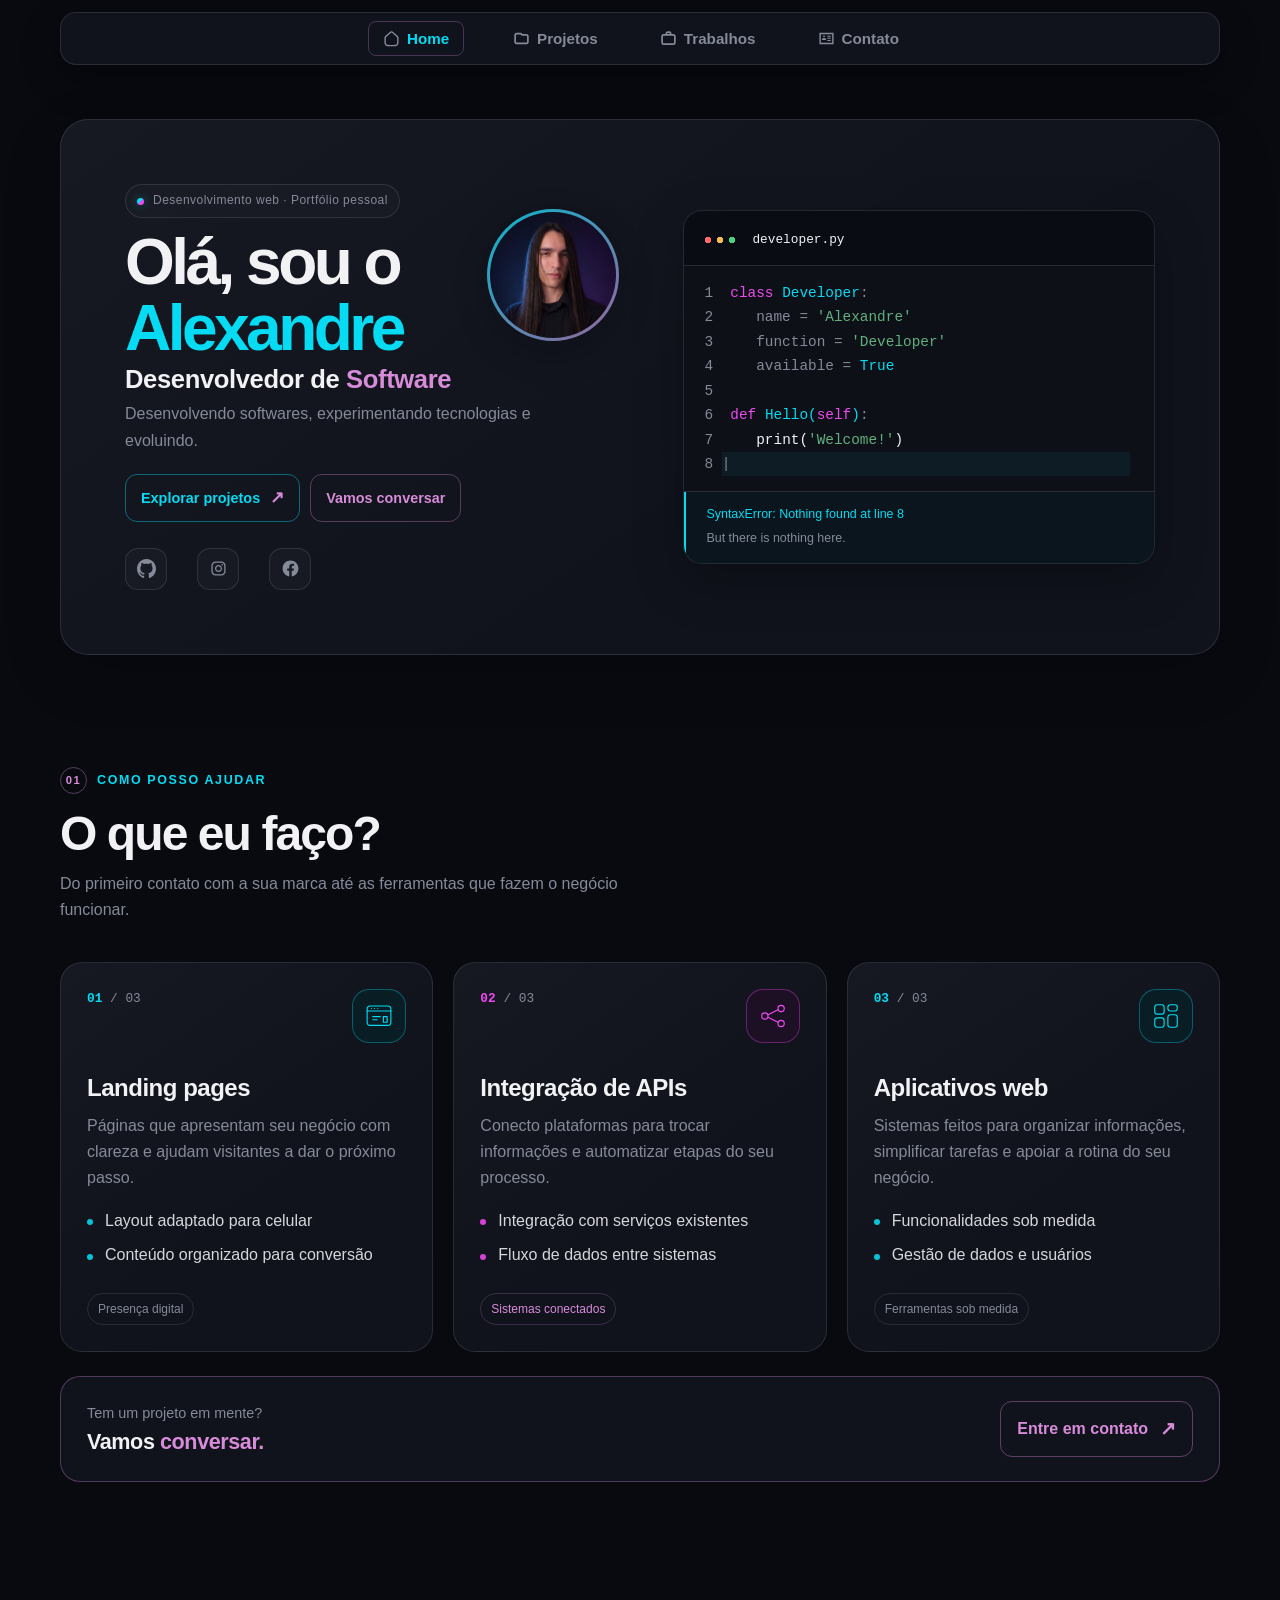
<file: index.html>
<!DOCTYPE html>
<html lang="pt-BR">
<head>
  <meta charset="UTF-8">
  <meta name="viewport" content="width=device-width, initial-scale=1.0">
  <title>Alexandre Cabral | Desenvolvedor de Software</title>
  <meta name="description" content="Portfólio de Alexandre Cabral, desenvolvedor de software. Conheça projetos, trabalhos e soluções web, e entre em contato.">
  <link rel="icon" href="images/branding/favicon.png" type="image/png" sizes="64x64">
  <link rel="apple-touch-icon" href="images/branding/apple-touch-icon.png" sizes="180x180">
  <meta name="theme-color" content="#080A10">
  <link rel="canonical" href="https://alexandreces.vercel.app/">
  <meta property="og:type" content="website">
  <meta property="og:locale" content="pt_BR">
  <meta property="og:title" content="Alexandre Cabral | Desenvolvedor de Software">
  <meta property="og:description" content="Portfólio de Alexandre Cabral, desenvolvedor de software. Conheça projetos, trabalhos e soluções web, e entre em contato.">
  <meta property="og:url" content="https://alexandreces.vercel.app/">
  <meta property="og:image" content="https://alexandreces.vercel.app/images/branding/og-image.jpg">
  <meta property="og:image:width" content="1200">
  <meta property="og:image:height" content="630">
  <meta property="og:image:alt" content="Logotipo de Alexandre Cabral em azul e magenta sobre fundo escuro">
  <meta name="twitter:card" content="summary_large_image">
  <meta name="twitter:image" content="https://alexandreces.vercel.app/images/branding/og-image.jpg">
  <meta name="twitter:image:alt" content="Logotipo de Alexandre Cabral em azul e magenta sobre fundo escuro">
  <link rel="stylesheet" href="style/style.css">
  <link rel="stylesheet" href="style/classes.css">
  <link rel="stylesheet" href="./style/components.css">
  <link rel="stylesheet" href="style/pages/index.css">
</head>
<body>
  <header>
    <nav class="flex flex-center text-center bg-surface">
    <a href="index.html" class="btn text-muted" aria-current="page">
      <div class="flex flex-col-md flex-center">
        <div class="flex flex-center">
          <img src="images/icons/home.svg" alt="">
        </div>
        <span>
          Home
        </span>
      </div>
    </a>
    <a href="pages/projetos.html" class="btn text-muted">
      <div class="flex flex-col-md flex-center">
        <div class="flex flex-center">
          <img src="images/icons/folder.svg" alt="">
        </div>
        <span>
          Projetos
        </span>
      </div>
    </a>
    <a href="pages/trabalhos.html" class="btn text-muted">
      <div class="flex flex-col-md flex-center">
        <div class="flex flex-center">
          <img src="images/icons/work.svg" alt="">
        </div>
        <span>
          Trabalhos
        </span>
      </div>
    </a>
    <a href="pages/contato.html" class="btn text-muted">
      <div class="flex flex-col-md flex-center">
        <div class="flex flex-center">
          <img src="images/icons/contact.svg" alt="">
        </div>
        <span>
          Contato
        </span>
      </div>
    </a>
  </nav>
  </header>
  <main>
    <section id="introduction" class="flex flex-center flex-col-md">
      <div class="hero-primary flex flex-col flex-center">
        <div id="profile" class="text-center-md flex flex-col">
          <div class="hero-heading">
            <div class="hero-heading-copy">
              <p class="hero-eyebrow"><span></span> Desenvolvimento web · Portfólio pessoal</p>
              <h1>
                Olá, sou o <span class="text-secondary">Alexandre</span>
              </h1>
            </div>
            <div id="profile-photo" class="profile-photo-frame">
              <img src="images/branding/profile-photo.jpeg" alt="Foto de perfil de Alexandre Cabral" width="1254" height="1254" decoding="async" fetchpriority="high">
            </div>
          </div>
          <div class="hero-copy">
            <h2>
              Desenvolvedor de <span class="accent-pink">Software</span>
            </h2>
            <p>Desenvolvendo softwares, experimentando tecnologias e evoluindo.</p>
            <div class="hero-actions">
              <a href="pages/projetos.html" class="hero-action hero-action-primary">Explorar projetos <span aria-hidden="true">↗</span></a>
              <a href="pages/contato.html" class="hero-action hero-action-secondary">Vamos conversar</a>
            </div>
          </div>
        </div>
        <div id="social-medias" class="flex flex-center-md">
          <a href="https://github.com/Alexandre-CES" target="_blank" rel="noopener noreferrer" aria-label="GitHub de Alexandre (abre em nova aba)" class="btn flex flex-center bg-surface">
            <img src="images/icons/github.svg" alt="">
          </a>
          <a href="https://www.instagram.com/alexandre.ces.dev" target="_blank" rel="noopener noreferrer" aria-label="Instagram de Alexandre (abre em nova aba)" class="btn flex flex-center bg-surface">
            <img src="images/icons/instagram.svg" alt="">
          </a>
          <a href="https://www.facebook.com/profile.php?id=61595266900262" target="_blank" rel="noopener noreferrer" aria-label="Facebook de Alexandre (abre em nova aba)" class="btn flex flex-center bg-surface">
            <img src="images/icons/facebook.svg" alt="">
          </a>
        </div>
      </div>
      <div id="code-block" class="rounded bg-surface" aria-label="Exemplo de código em Python">
        <p class="code-filename">developer.py</p>
        <div class="code-text">
<pre><code>1  <span class="text-primary">class</span> <span class="text-secondary">Developer</span>:
2     name = <span class="text-string">&apos;Alexandre&apos;</span>
3     function = <span class="text-string">&apos;Developer&apos;</span>
4     available = <span class="text-secondary">True</span>
5
6  <span class="text-primary">def</span> <span class="text-secondary">Hello(<span class="text-primary">self</span>)</span>:
7     <span class="text-text">print(<span class="text-string">&apos;Welcome!&apos;</span>)</span>
8 <span class="code-pointer-block"><span>|</span></span>
</code></pre> 
        </div>
        <div class="code-error">
          <p>SyntaxError: Nothing found at line 8</p>
          <p>But there is nothing here.</p>
        </div>
      </div>
    </section>
    <section id="my-function" aria-labelledby="services-title">
      <div class="services-heading">
        <p class="services-eyebrow"><span>01</span> Como posso ajudar</p>
        <h2 id="services-title">O que eu faço?</h2>
        <p class="services-intro">Do primeiro contato com a sua marca até as ferramentas que fazem o negócio funcionar.</p>
      </div>

      <div class="services-grid">
        <article class="service-card service-card--landing">
          <div class="service-card-top">
            <span class="service-index">01 <span>/ 03</span></span>
            <span class="service-icon" aria-hidden="true">
              <svg viewBox="0 0 48 48" fill="none">
                <rect x="5" y="8" width="38" height="31" rx="5" />
                <path d="M5 16h38M12 12h.01M17 12h.01M22 12h.01M14 25h12M14 30h7M31 25h6v9h-6z" />
              </svg>
            </span>
          </div>
          <h3>Landing pages</h3>
          <p>Páginas que apresentam seu negócio com clareza e ajudam visitantes a dar o próximo passo.</p>
          <ul class="service-points">
            <li>Layout adaptado para celular</li>
            <li>Conteúdo organizado para conversão</li>
          </ul>
          <span class="service-tag">Presença digital</span>
        </article>

        <article class="service-card service-card--api">
          <div class="service-card-top">
            <span class="service-index">02 <span>/ 03</span></span>
            <span class="service-icon" aria-hidden="true">
              <svg viewBox="0 0 48 48" fill="none">
                <circle cx="11" cy="24" r="5" />
                <circle cx="37" cy="12" r="5" />
                <circle cx="37" cy="36" r="5" />
                <path d="m16 22 16-8M16 26l16 8" />
              </svg>
            </span>
          </div>
          <h3>Integração de APIs</h3>
          <p>Conecto plataformas para trocar informações e automatizar etapas do seu processo.</p>
          <ul class="service-points">
            <li>Integração com serviços existentes</li>
            <li>Fluxo de dados entre sistemas</li>
          </ul>
          <span class="service-tag">Sistemas conectados</span>
        </article>

        <article class="service-card service-card--apps">
          <div class="service-card-top">
            <span class="service-index">03 <span>/ 03</span></span>
            <span class="service-icon" aria-hidden="true">
              <svg viewBox="0 0 48 48" fill="none">
                <rect x="6" y="6" width="15" height="15" rx="4" />
                <rect x="27" y="6" width="15" height="10" rx="4" />
                <rect x="6" y="27" width="15" height="15" rx="4" />
                <rect x="27" y="22" width="15" height="20" rx="4" />
              </svg>
            </span>
          </div>
          <h3>Aplicativos web</h3>
          <p>Sistemas feitos para organizar informações, simplificar tarefas e apoiar a rotina do seu negócio.</p>
          <ul class="service-points">
            <li>Funcionalidades sob medida</li>
            <li>Gestão de dados e usuários</li>
          </ul>
          <span class="service-tag">Ferramentas sob medida</span>
        </article>
      </div>

      <div class="services-cta">
        <div>
          <p>Tem um projeto em mente?</p>
          <h3>Vamos <span class="accent-pink">conversar.</span></h3>
        </div>
        <a href="pages/contato.html" class="services-cta-link">Entre em contato <span aria-hidden="true">↗</span></a>
      </div>
    </section>
  </main>
</body>
</html>
</file>
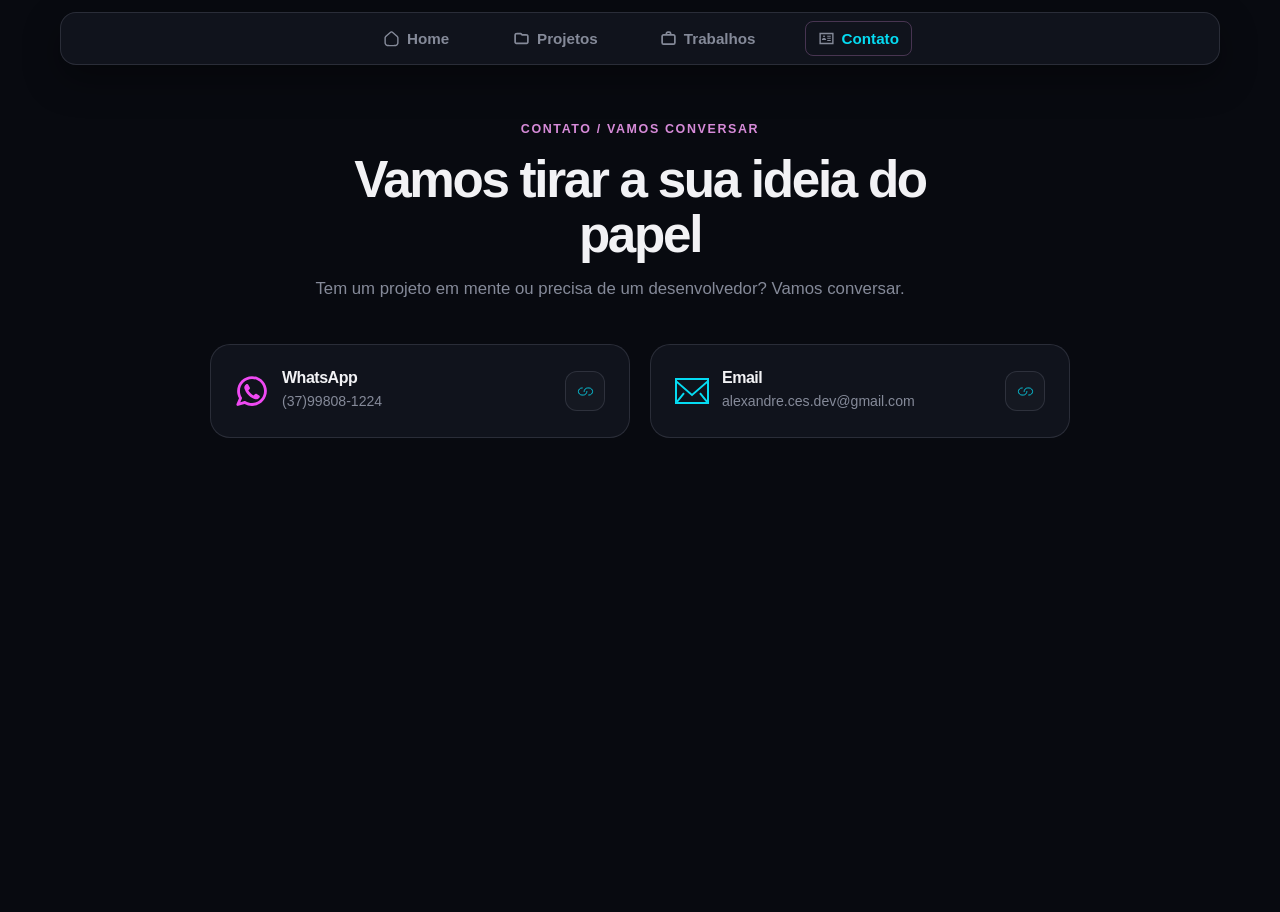
<file: pages/contato.html>
<!DOCTYPE html>
<html lang="pt-BR">
<head>
  <meta charset="UTF-8">
  <meta name="viewport" content="width=device-width, initial-scale=1.0">
  <title>Contato | Alexandre Cabral</title>
  <meta name="description" content="Entre em contato com Alexandre Cabral para conversar sobre seu projeto.">
  <link rel="icon" href="../images/branding/favicon.png" type="image/png" sizes="64x64">
  <link rel="apple-touch-icon" href="../images/branding/apple-touch-icon.png" sizes="180x180">
  <meta name="theme-color" content="#080A10">
  <link rel="canonical" href="https://alexandreces.vercel.app/pages/contato.html">
  <meta property="og:type" content="website">
  <meta property="og:locale" content="pt_BR">
  <meta property="og:title" content="Contato | Alexandre Cabral">
  <meta property="og:description" content="Entre em contato com Alexandre Cabral para conversar sobre seu projeto.">
  <meta property="og:url" content="https://alexandreces.vercel.app/pages/contato.html">
  <meta property="og:image" content="https://alexandreces.vercel.app/images/branding/og-image.jpg">
  <meta property="og:image:width" content="1200">
  <meta property="og:image:height" content="630">
  <meta property="og:image:alt" content="Logotipo de Alexandre Cabral em azul e magenta sobre fundo escuro">
  <meta name="twitter:card" content="summary_large_image">
  <meta name="twitter:image" content="https://alexandreces.vercel.app/images/branding/og-image.jpg">
  <meta name="twitter:image:alt" content="Logotipo de Alexandre Cabral em azul e magenta sobre fundo escuro">
  <link rel="stylesheet" href="../style/style.css">
  <link rel="stylesheet" href="../style/classes.css">
  <link rel="stylesheet" href="../style/components.css">
  <link rel="stylesheet" href="../style/pages/contato.css">
</head>
<body>
  <header>
    <nav class="flex flex-center text-center bg-surface">
    <a href="../index.html" class="btn text-muted">
      <div class="flex flex-col-md flex-center">
        <div class="flex flex-center">
          <img src="../images/icons/home.svg" alt="">
        </div>
        <span>
          Home
        </span>
      </div>
    </a>
    <a href="projetos.html" class="btn text-muted">
      <div class="flex flex-col-md flex-center">
        <div class="flex flex-center">
          <img src="../images/icons/folder.svg" alt="">
        </div>
        <span>
          Projetos
        </span>
      </div>
    </a>
    <a href="trabalhos.html" class="btn text-muted">
      <div class="flex flex-col-md flex-center">
        <div class="flex flex-center">
          <img src="../images/icons/work.svg" alt="">
        </div>
        <span>
          Trabalhos
        </span>
      </div>
    </a>
    <a href="contato.html" class="btn text-muted" aria-current="page">
      <div class="flex flex-col-md flex-center">
        <div class="flex flex-center">
          <img src="../images/icons/contact.svg" alt="">
        </div>
        <span>
          Contato
        </span>
      </div>
    </a>
  </nav>
  </header>
  <main>
    <div class="page-title contact-title">
      <p class="page-eyebrow">Contato / Vamos conversar</p>
      <h1>Vamos tirar a sua ideia do papel</h1>
      <p>Tem um projeto em mente ou precisa de um desenvolvedor? Vamos conversar.</p>
    </div>
    <section id="contacts" class="flex flex-center">
      <article class="flex bg-surface">
        <div class="flex">
          <div class="icon whatsapp-icon"></div>
          <div>
            <h2>WhatsApp</h2>
            <p>(37)99808-1224</p>
          </div>
        </div>
        <div>
          <a href="https://wa.me/5537998081224" target="_blank" rel="noopener noreferrer" aria-label="Conversar pelo WhatsApp (abre em nova aba)" class="btn">
            <div class="icon link-icon"></div>
          </a>
        </div>
      </article>
      <article class="flex bg-surface">
        <div class="flex">
          <div class="icon email-icon"></div>
          <div>
            <h2>Email</h2>
            <p>alexandre.ces.dev@gmail.com</p>
          </div>
        </div>
        <div>
          <a href="mailto:alexandre.ces.dev@gmail.com" aria-label="Enviar e-mail para Alexandre" class="btn">
            <div class="icon link-icon"></div>
          </a>
        </div>
      </article>
    </section>
  </main>
</body>
</html>
</file>
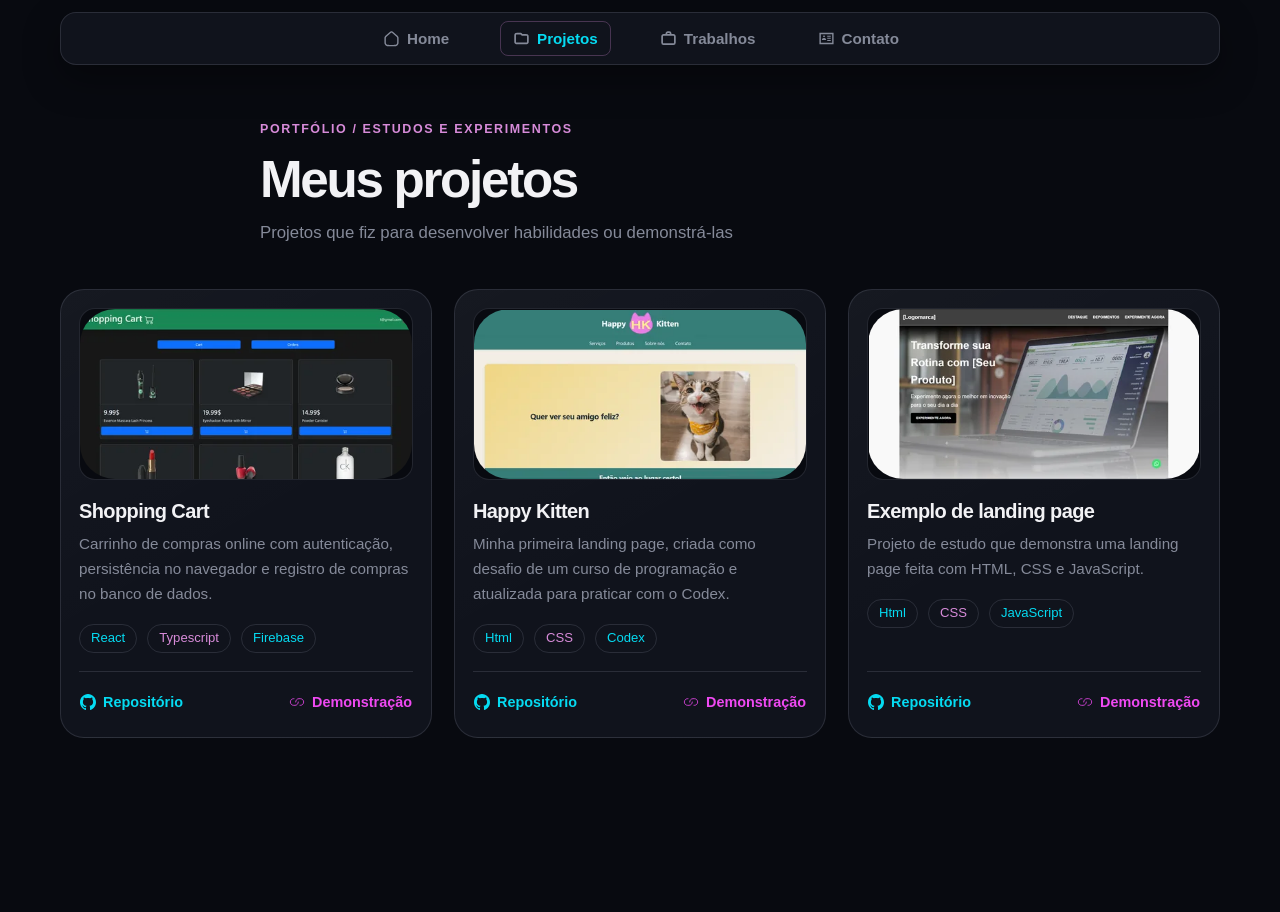
<file: pages/projetos.html>
<!DOCTYPE html>
<html lang="pt-BR">
<head>
  <meta charset="UTF-8">
  <meta name="viewport" content="width=device-width, initial-scale=1.0">
  <title>Projetos | Alexandre Cabral</title>
  <meta name="description" content="Projetos de estudo e desenvolvimento de Alexandre Cabral, com demonstrações e repositórios.">
  <link rel="icon" href="../images/branding/favicon.png" type="image/png" sizes="64x64">
  <link rel="apple-touch-icon" href="../images/branding/apple-touch-icon.png" sizes="180x180">
  <meta name="theme-color" content="#080A10">
  <link rel="canonical" href="https://alexandreces.vercel.app/pages/projetos.html">
  <meta property="og:type" content="website">
  <meta property="og:locale" content="pt_BR">
  <meta property="og:title" content="Projetos | Alexandre Cabral">
  <meta property="og:description" content="Projetos de estudo e desenvolvimento de Alexandre Cabral, com demonstrações e repositórios.">
  <meta property="og:url" content="https://alexandreces.vercel.app/pages/projetos.html">
  <meta property="og:image" content="https://alexandreces.vercel.app/images/branding/og-image.jpg">
  <meta property="og:image:width" content="1200">
  <meta property="og:image:height" content="630">
  <meta property="og:image:alt" content="Logotipo de Alexandre Cabral em azul e magenta sobre fundo escuro">
  <meta name="twitter:card" content="summary_large_image">
  <meta name="twitter:image" content="https://alexandreces.vercel.app/images/branding/og-image.jpg">
  <meta name="twitter:image:alt" content="Logotipo de Alexandre Cabral em azul e magenta sobre fundo escuro">
  <link rel="stylesheet" href="../style/style.css">
  <link rel="stylesheet" href="../style/classes.css">
  <link rel="stylesheet" href="../style/components.css">
  <link rel="stylesheet" href="../style/pages/projetos.css">
  
</head>
<body>
  <header>
    <nav class="flex flex-center text-center bg-surface">
    <a href="../index.html" class="btn text-muted">
      <div class="flex flex-col-md flex-center">
        <div class="flex flex-center">
          <img src="../images/icons/home.svg" alt="">
        </div>
        <span>
          Home
        </span>
      </div>
    </a>
    <a href="projetos.html" class="btn text-muted" aria-current="page">
      <div class="flex flex-col-md flex-center">
        <div class="flex flex-center">
          <img src="../images/icons/folder.svg" alt="">
        </div>
        <span>
          Projetos
        </span>
      </div>
    </a>
    <a href="trabalhos.html" class="btn text-muted">
      <div class="flex flex-col-md flex-center">
        <div class="flex flex-center">
          <img src="../images/icons/work.svg" alt="">
        </div>
        <span>
          Trabalhos
        </span>
      </div>
    </a>
    <a href="contato.html" class="btn text-muted">
      <div class="flex flex-col-md flex-center">
        <div class="flex flex-center">
          <img src="../images/icons/contact.svg" alt="">
        </div>
        <span>
          Contato
        </span>
      </div>
    </a>
  </nav>
  </header>
  <main>
    <div class="page-title">
      <p class="page-eyebrow">Portfólio / Estudos e experimentos</p>
      <h1>Meus projetos</h1>
      <p>Projetos que fiz para desenvolver habilidades ou demonstrá-las</p>
    </div>
    <section id="projects">
      <article class="rounded bg-surface">
        <div class="site-image rounded flex flex-center">
          <img src="../images/projects/shopping-cart-960.webp" srcset="../images/projects/shopping-cart-480.webp 480w, ../images/projects/shopping-cart-960.webp 960w" sizes="(min-width: 1025px) 350px, 81vw" width="960" height="493" alt="Prévia do projeto Shopping Cart" class="rounded" loading="lazy" decoding="async">
        </div>
        <div>
          <h2>Shopping Cart</h2>
          <p class="text-muted">Carrinho de compras online com autenticação, persistência no navegador e registro de compras no banco de dados.</p>
        </div>
        <div class="techs">
          <div>React</div>
          <div>Typescript</div>
          <div>Firebase</div>
        </div>
        <div class="project-links flex">
          <a href="https://github.com/Alexandre-CES/Shopping-cart" target="_blank" rel="noopener noreferrer" class="text-secondary btn flex">
            <div class="icon github-icon"></div>
            <div>Repositório</div>
          </a>
          <a href="https://shopping-cart-blush-six.vercel.app" target="_blank" rel="noopener noreferrer" class="text-primary btn flex">
            <div class="icon link-icon"></div>
            <div>Demonstração</div>
          </a>
        </div>
      </article>
      <article class="rounded bg-surface">
        <div class="site-image rounded flex flex-center">
          <img src="../images/projects/happykitten-960.webp" srcset="../images/projects/happykitten-480.webp 480w, ../images/projects/happykitten-960.webp 960w" sizes="(min-width: 1025px) 350px, 81vw" width="960" height="489" alt="Prévia do projeto Happy Kitten" class="rounded" loading="lazy" decoding="async">
        </div>
        <div>
          <h2>Happy Kitten</h2>
          <p class="text-muted">Minha primeira landing page, criada como desafio de um curso de programação e atualizada para praticar com o Codex.</p>
        </div>
        <div class="techs">
          <div>Html</div>
          <div>CSS</div>
          <div>Codex</div>
        </div>
        <div class="project-links flex">
          <a href="https://github.com/Alexandre-CES/happy_kitten" target="_blank" rel="noopener noreferrer" class="text-secondary btn flex">
            <div class="icon github-icon"></div>
            <div>Repositório</div>
          </a>
          <a href="https://alexandre-ces.github.io/happy_kitten" target="_blank" rel="noopener noreferrer" class="text-primary btn flex">
            <div class="icon link-icon"></div>
            <div>Demonstração</div>
          </a>
        </div>
      </article>
      <article class="rounded bg-surface">
        <div class="site-image rounded flex flex-center">
          <img src="../images/projects/landing-page-example-960.webp" srcset="../images/projects/landing-page-example-480.webp 480w, ../images/projects/landing-page-example-960.webp 960w" sizes="(min-width: 1025px) 350px, 81vw" width="960" height="493" alt="Prévia do projeto Exemplo de landing page" class="rounded" loading="lazy" decoding="async">
        </div>
        <div>
          <h2>Exemplo de landing page</h2>
          <p class="text-muted">Projeto de estudo que demonstra uma landing page feita com HTML, CSS e JavaScript.</p>
        </div>
        <div class="techs">
          <div>Html</div>
          <div>CSS</div>
          <div>JavaScript</div>
        </div>
        <div class="project-links flex">
          <a href="https://github.com/Alexandre-CES/Fundamentos-de-Interface" target="_blank" rel="noopener noreferrer" class="text-secondary btn flex">
            <div class="icon github-icon"></div>
            <div>Repositório</div>
          </a>
          <a href="https://alexandre-ces.github.io/Fundamentos-de-Interface/landingPage" target="_blank" rel="noopener noreferrer" class="text-primary btn flex">
            <div class="icon link-icon"></div>
            <div>Demonstração</div>
          </a>
        </div>
      </article>
    </section>
  </main>
</body>
</html>
</file>
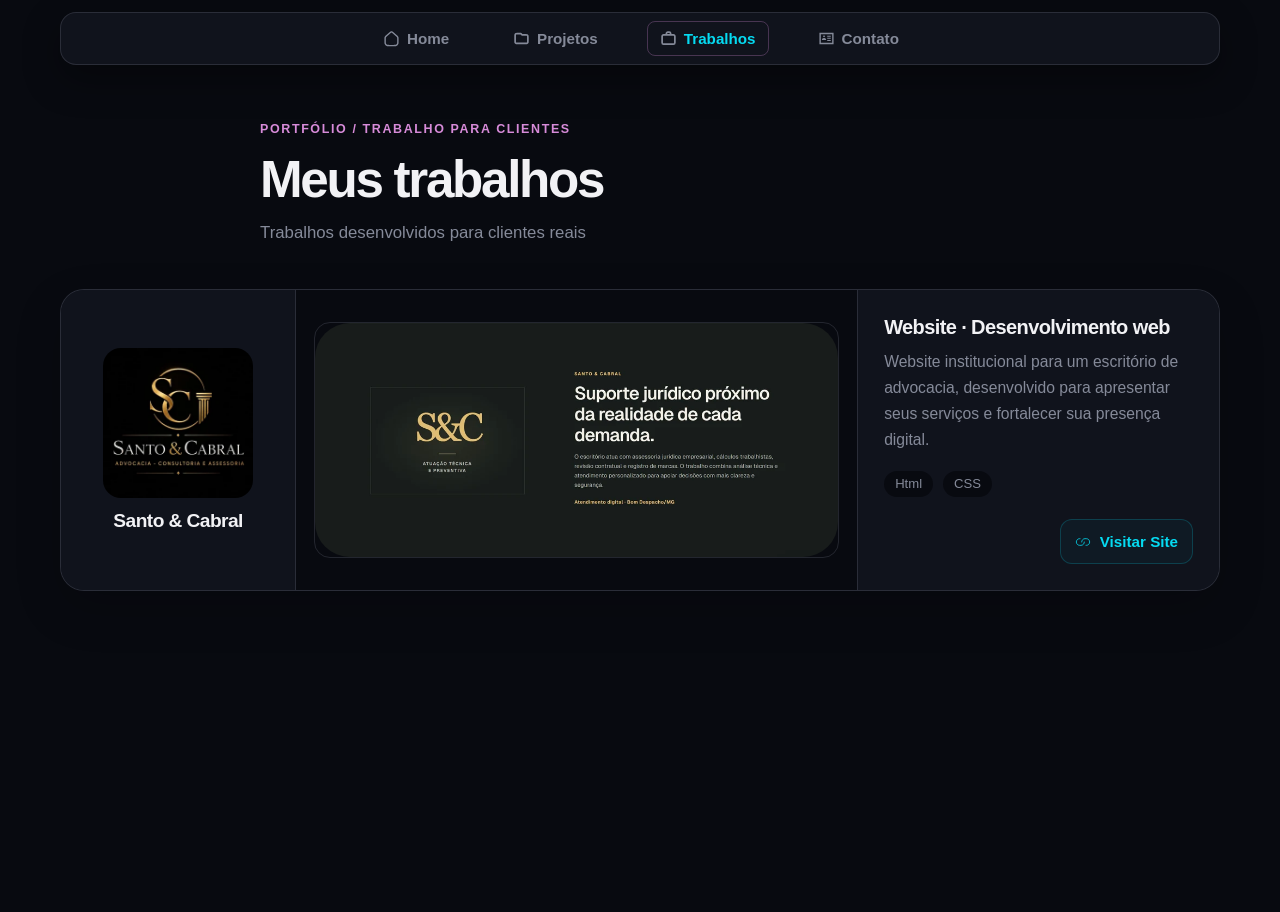
<file: pages/trabalhos.html>
<!DOCTYPE html>
<html lang="pt-BR">
<head>
  <meta charset="UTF-8">
  <meta name="viewport" content="width=device-width, initial-scale=1.0">
  <title>Trabalhos | Alexandre Cabral</title>
  <meta name="description" content="Trabalhos desenvolvidos por Alexandre Cabral para clientes reais.">
  <link rel="icon" href="../images/branding/favicon.png" type="image/png" sizes="64x64">
  <link rel="apple-touch-icon" href="../images/branding/apple-touch-icon.png" sizes="180x180">
  <meta name="theme-color" content="#080A10">
  <link rel="canonical" href="https://alexandreces.vercel.app/pages/trabalhos.html">
  <meta property="og:type" content="website">
  <meta property="og:locale" content="pt_BR">
  <meta property="og:title" content="Trabalhos | Alexandre Cabral">
  <meta property="og:description" content="Trabalhos desenvolvidos por Alexandre Cabral para clientes reais.">
  <meta property="og:url" content="https://alexandreces.vercel.app/pages/trabalhos.html">
  <meta property="og:image" content="https://alexandreces.vercel.app/images/branding/og-image.jpg">
  <meta property="og:image:width" content="1200">
  <meta property="og:image:height" content="630">
  <meta property="og:image:alt" content="Logotipo de Alexandre Cabral em azul e magenta sobre fundo escuro">
  <meta name="twitter:card" content="summary_large_image">
  <meta name="twitter:image" content="https://alexandreces.vercel.app/images/branding/og-image.jpg">
  <meta name="twitter:image:alt" content="Logotipo de Alexandre Cabral em azul e magenta sobre fundo escuro">
  <link rel="stylesheet" href="../style/style.css">
  <link rel="stylesheet" href="../style/classes.css">
  <link rel="stylesheet" href="../style/components.css">
  <link rel="stylesheet" href="../style/pages/trabalhos.css">
</head>
<body>
  <header>
    <nav class="flex flex-center text-center bg-surface">
    <a href="../index.html" class="btn text-muted">
      <div class="flex flex-col-md flex-center">
        <div class="flex flex-center">
          <img src="../images/icons/home.svg" alt="">
        </div>
        <span>
          Home
        </span>
      </div>
    </a>
    <a href="projetos.html" class="btn text-muted">
      <div class="flex flex-col-md flex-center">
        <div class="flex flex-center">
          <img src="../images/icons/folder.svg" alt="">
        </div>
        <span>
          Projetos
        </span>
      </div>
    </a>
    <a href="trabalhos.html" class="btn text-muted" aria-current="page">
      <div class="flex flex-col-md flex-center">
        <div class="flex flex-center">
          <img src="../images/icons/work.svg" alt="">
        </div>
        <span>
          Trabalhos
        </span>
      </div>
    </a>
    <a href="contato.html" class="btn text-muted">
      <div class="flex flex-col-md flex-center">
        <div class="flex flex-center">
          <img src="../images/icons/contact.svg" alt="">
        </div>
        <span>
          Contato
        </span>
      </div>
    </a>
  </nav>
  </header>
  <main>

    <div class="page-title">
      <p class="page-eyebrow">Portfólio / Trabalho para clientes</p>
      <h1>Meus trabalhos</h1>
      <p>Trabalhos desenvolvidos para clientes reais</p>
    </div>
    <section id="jobs">
      <article>
        <div class="business flex flex-col flex-center text-center bg-surface">
          <div class="logo-image">
            <img src="../images/projects/santo-cabral-640.webp" srcset="../images/projects/santo-cabral-320.webp 320w, ../images/projects/santo-cabral-640.webp 640w" sizes="(min-width: 1025px) 150px, 200px" width="640" height="640" alt="Identidade visual do escritório Santo & Cabral" class="rounded" loading="lazy" decoding="async">
          </div>
          <h2>Santo & Cabral</h2>
        </div>
        <div class="site flex flex-center bg-surface">
          <div>
            <img src="../images/projects/santoecabral-960.webp" srcset="../images/projects/santoecabral-480.webp 480w, ../images/projects/santoecabral-960.webp 960w" sizes="(min-width: 1025px) 50vw, (min-width: 768px) 65vw, 95vw" width="960" height="429" alt="Apresentação do site Santo & Cabral com o título Suporte jurídico próximo da realidade de cada demanda" class="rounded" loading="lazy" decoding="async">
          </div>
        </div>
        <div class="site-description flex flex-col bg-surface">
          <div>
            <div>
              <h2>Website · Desenvolvimento web</h2>
              <p>Website institucional para um escritório de advocacia, desenvolvido para apresentar seus serviços e fortalecer sua presença digital.</p>
            </div>
            <div class="techs">
              <div>Html</div>
              <div>CSS</div>
            </div>
          </div>
          <div class="site-link flex flex-center">
            <a href="https://santoecabral.com.br" target="_blank" rel="noopener noreferrer" class="btn flex flex-center text-secondary" aria-label="Visitar o site Santo & Cabral (abre em nova aba)">
              <div class="icon link-icon"></div>
              <div>Visitar Site</div>
            </a>
          </div>
        </div>
      </article>
    </section>
  </main>
</body>
</html>
</file>
<file: style/style.css>
*{
  margin: 0;
  padding: 0;

  box-sizing: border-box;
}

html{
  min-height: 100%;
  background-color: var(--color-background);
}

:root{
  --color-background:#080A10;
  --color-surface:#10131C;
  --color-border:rgba(133, 138, 153, 0.22);

  --color-text:#F2F2F5;
  --color-muted: #858A99;

  --color-primary:#EF49F2;
  --color-primary-soft:#D78BD9;
  --color-secondary:#05DBF2;

  --font-code: monospace;
}

body{
  min-height: 100vh;
  color: var(--color-text);
  background-color: var(--color-background);
  font-family: Arial, Helvetica, sans-serif;
  line-height: 1.55;
}

main{
  width: min(1160px, calc(100% - 32px));
  margin: clamp(36px, 6vw, 72px) auto 120px;
}

li{
  list-style-type: none;
}

a{
  text-decoration: none;
}

img{
  max-width: 100%;
}

button{
  border: none;
  background-color: transparent;
}

h1{
  font-size: clamp(2rem, 4vw, 3.25rem);
  line-height: 1.08;
  letter-spacing: -0.045em;
}

h2{
  line-height: 1.15;
  letter-spacing: -0.03em;
}

h3{
  line-height: 1.25;
  letter-spacing: -0.02em;
}

p{
  color: var(--color-muted);
  line-height: 1.65;
}

a:focus-visible,
button:focus-visible{
  outline: 3px solid var(--color-secondary);
  outline-offset: 4px;
}

@media screen and (min-width:768px){
  main{
    margin-top: 64px;
    margin-bottom: 140px;
  }
}

@media screen and (min-width:1025px){
  main{
    margin-top: 54px;
    margin-bottom: 120px;
  }
}

@media (prefers-reduced-motion: reduce){
  *, *::before, *::after{
    scroll-behavior: auto !important;
    animation-duration: 0.01ms !important;
    animation-iteration-count: 1 !important;
    transition-duration: 0.01ms !important;
  }
}
</file>
<file: style/classes.css>
/*
  *buttons
*/
.btn{
  display: inline-block;
  position: relative;
  cursor: pointer;
  text-decoration: none;

  font-weight: 600;
  text-align: center;

  border: 1px solid transparent;
  border-radius: 8px;

  transition: transform 0.2s ease, background-color 0.2s ease, box-shadow 0.2s ease;
}

.btn:hover{
  transform: scale(1.05);
  box-shadow: 0 3px 9px rgba(0, 0, 0, 0.15);
  filter: brightness(1.3); 
}

.btn:focus-visible{
  outline: 3px solid var(--color-secondary);
  outline-offset: 4px;
}

.btn:active {
  transform: scale(0.98);
}

/*
  *border
*/

.rounded{
  border-radius: clamp(10px, 3cqw, 35px); 
}

.rounded-full{
  border-radius: 100%;
}

/*
  *text
*/
.text-center{
  text-align: center;
}

@media screen and (max-width:1024px){
  .text-center-md{
    text-align: center;
  }
}

.text-primary{
  color: var(--color-primary);
}

.text-secondary{
  color: var(--color-secondary);
}

.text-string{
  color: #60b080;
}

.text-text{
  color: var(--color-text);
}

.text-muted{
  color: var(--color-muted);
}

/*
  *background
*/

.bg-surface{
  background-color: var(--color-surface);
}

/*
  *Flex
*/

.flex{
  display: flex;
}

.flex-center{
  justify-content: center;
  align-items: center;
}

@media screen and (max-width:1024px){
  .flex-center-md{
    justify-content: center;
    align-items: center;
  }
}

.flex-col{
  flex-direction: column;
}

@media screen and (max-width:1024px){
  .flex-col-md{
    flex-direction: column;
  }
}
</file>
<file: style/components.css>
nav{
  position: fixed;
  z-index: 20;
  right: 12px;
  bottom: max(12px, env(safe-area-inset-bottom));
  left: 12px;
  width: auto;
  justify-content: space-around;
  gap: 8px;
  padding: 8px 10px;
  border: 1px solid var(--color-border);
  border-radius: 18px;
  background: rgba(16, 19, 28, 0.9);
  box-shadow: 0 14px 36px rgba(0, 0, 0, 0.35);
  backdrop-filter: blur(18px);
}

nav img{
  display: block;
  width: 17px;
  height: 17px;
}

nav a{
  flex: 1 1 0;
  min-width: 0;
  padding: 5px 2px;
  font-size: 0.82rem;
  line-height: 1.15;
}

nav a > div{
  gap: 3px;
}

nav span{
  white-space: nowrap;
}

@media screen and (max-width: 420px){
  nav{
    gap: 10px;
    padding: 8px 12px;
  }

  nav a{
    font-size: 0.74rem;
  }

  nav img{
    width: 16px;
    height: 16px;
  }
}

nav a[aria-current="page"]{
  color: var(--color-secondary);
  background: transparent;
  border-color: rgba(215, 139, 217, 0.28);
}

header{
  height: 0;
}

.page-title{
  max-width: 760px;
  margin: 0 auto 38px;
}

.page-eyebrow{
  margin-bottom: 12px;
  color: var(--color-primary-soft);
  font-size: 0.78rem;
  font-weight: 700;
  letter-spacing: 0.13em;
  text-transform: uppercase;
}

.page-title h1{
  margin-bottom: 12px;
}

.page-title > p:last-child{
  max-width: 620px;
  font-size: 1.05rem;
}

.techs{
  display: flex;
  flex-wrap: wrap;
  gap: 10px;
  margin: 20px 0;
}

.techs div{
  padding: 1px 5px;
  border-radius: 15px;
  color: var(--color-muted);
  background-color: var(--color-background);
}

@media screen and (min-width:768px){
  .techs{
    gap: 12px;
    margin: 24px 0;
  }

  .techs div{
    padding: 4px 12px;
    border-radius: 999px;
  }
}

@media screen and (min-width:1025px){
  nav{
    position: relative;
    top: auto;
    right: auto;
    bottom: auto;
    left: auto;
    width: min(1160px, calc(100% - 32px));
    justify-content: center;
    gap: 36px;
    margin: 12px auto 0;
    padding: 8px 20px;
    border-radius: 16px;
  }

  nav a{
    flex: 0 0 auto;
    min-width: 96px;
    padding: 8px 12px;
    font-size: 0.95rem;
  }

  nav a > div{
    gap: 7px;
  }

  nav img{
    width: 17px;
    height: 17px;
  }

  nav span{
    padding-top: 0;
  }  

  header{
    height: auto;
  }

  .page-title{
    margin-bottom: 42px;
  }

  .techs{
    gap: 10px;
    margin: 20px 0;
  }

  .techs div{
    padding: 3px 11px;
    font-size: 0.82rem;
  }
}
</file>
<file: style/pages/index.css>
/* *Introduction */

#introduction{
  width: min(1160px, 100%);
  gap: 28px;
  margin: 0 auto 88px;
  padding: clamp(24px, 4vw, 48px);
  overflow: hidden;
  border: 1px solid var(--color-border);
  border-radius: 28px;
  background:
    linear-gradient(145deg, rgba(255, 255, 255, 0.025), transparent 65%),
    var(--color-surface);
  box-shadow: 0 20px 56px rgba(0, 0, 0, 0.18);
}

#introduction > div:first-child{
  width: 100%;
  padding: 0;
  gap: 24px;
}

.hero-eyebrow{
  display: inline-flex;
  align-items: center;
  gap: 9px;
  width: fit-content;
  margin-bottom: 12px;
  padding: 6px 11px;
  border: 1px solid var(--color-border);
  border-radius: 999px;
  background: rgba(255, 255, 255, 0.02);
  color: var(--color-muted);
  font-size: 0.75rem;
  letter-spacing: 0.04em;
}

.hero-eyebrow span{
  width: 7px;
  height: 7px;
  border-radius: 50%;
  background: linear-gradient(135deg, var(--color-secondary) 48%, var(--color-primary) 52%);
  box-shadow: 0 0 10px rgba(5, 219, 242, 0.38);
}

.accent-pink{
  color: var(--color-primary-soft);
}

.hero-heading{
  display: flex;
  width: 100%;
  flex-direction: column;
  align-items: center;
  gap: 14px;
}

.hero-heading-copy{
  width: 100%;
}

#profile h1{
  margin-bottom: 4px;
  font-size: clamp(2.25rem, 5vw, 4rem);
  line-height: 1.02;
  letter-spacing: -0.055em;
}

#profile-photo{
  margin: 0;
}

.profile-photo-frame{
  display: grid;
  width: 154px;
  aspect-ratio: 1;
  flex: 0 0 auto;
  place-items: center;
  padding: 3px;
  border-radius: 50%;
  background: linear-gradient(140deg, rgba(5, 219, 242, 0.82), rgba(215, 139, 217, 0.68));
  box-shadow: 0 0 0 6px rgba(16, 19, 28, 0.75), 0 12px 34px rgba(0, 0, 0, 0.24);
}

.profile-photo-frame img{
  display: block;
  width: 100%;
  height: 100%;
  border-radius: 50%;
  object-fit: cover;
  object-position: center 34%;
}

#profile h2{
  margin-bottom: 7px;
  font-size: clamp(1.2rem, 2.2vw, 1.6rem);
  letter-spacing: -0.015em;
  color: var(--color-text);
}

#profile > div:last-child > p{
  max-width: 430px;
  font-size: 1rem;
}

.hero-actions{
  display: flex;
  flex-wrap: wrap;
  justify-content: center;
  gap: 10px;
  margin-top: 20px;
}

.hero-action{
  display: inline-flex;
  align-items: center;
  justify-content: center;
  gap: 10px;
  min-height: 44px;
  padding: 10px 15px;
  border: 1px solid transparent;
  border-radius: 12px;
  font-size: 0.9rem;
  font-weight: 700;
  transition: transform 0.2s ease, background-color 0.2s ease, border-color 0.2s ease;
}

.hero-action:hover{
  transform: translateY(-2px);
}

.hero-action-primary{
  border-color: rgba(5, 219, 242, 0.42);
  background: transparent;
  color: var(--color-secondary);
}

.hero-action-primary:hover{
  border-color: var(--color-secondary);
}

.hero-action-primary span{
  color: var(--color-primary-soft);
  font-size: 1.15em;
}

.hero-action-secondary{
  border-color: rgba(215, 139, 217, 0.34);
  background: transparent;
  color: var(--color-primary-soft);
}

.hero-action-secondary:hover{
  border-color: var(--color-primary-soft);
}

.hero-action:focus-visible{
  outline: 3px solid var(--color-secondary);
  outline-offset: 4px;
}

#social-medias{
  gap: 10px;
}

#social-medias > a{
  display: grid;
  width: 42px;
  height: 42px;
  place-items: center;
  border: 1px solid var(--color-border);
  border-radius: 13px;
  background: rgba(255, 255, 255, 0.025);
}

#social-medias img{
  width: 19px;
  height: 19px;
}

#social-medias > a:hover{
  border-color: rgba(215, 139, 217, 0.42);
}

/* 
-------------------------------------------------------------------------
  *Code block
  ?Unique use css
*/
#code-block{
  position: relative;
  width: min(100%, 520px);
  padding: 18px 0 0;
  overflow: hidden;
  border: 1px solid var(--color-border);
  border-radius: 19px;
  background: rgba(8, 10, 16, 0.68);
  color: var(--color-muted);
  box-shadow: 0 18px 50px rgba(0, 0, 0, 0.25);
}

.code-filename{
  position: relative;
  margin: 0 0 14px;
  padding: 0 20px 0 68px;
  color: var(--color-text);
  font-family: var(--font-code);
  font-size: 0.8rem;
}

.code-filename::before{
  position: absolute;
  top: 50%;
  left: 20px;
  width: 32px;
  height: 8px;
  transform: translateY(-50%);
  background: radial-gradient(circle at 4px 4px, #ff6b6b 3px, transparent 3.5px), radial-gradient(circle at 16px 4px, #f5bd4f 3px, transparent 3.5px), radial-gradient(circle at 28px 4px, #4fcf83 3px, transparent 3.5px);
  content: "";
}

.code-text{
  padding: 15px 20px;
  border-top: 1px solid var(--color-border);
  border-bottom: 1px solid var(--color-border);
  background: rgba(255, 255, 255, 0.015);
  font-size: 0.9rem;
  line-height: 1.7;
}

.code-error{
  display: flex;
  flex-direction: column;
  gap: 3px;
  margin-top: 0;
  padding: 12px 20px 14px;
  border-left: 2px solid var(--color-secondary);
  background: rgba(5, 219, 242, 0.045);
  font-size: 0.78rem;
}

.code-error > p{
  color: var(--color-muted);
  font-size: inherit;
}

.code-error > p:first-child{
  color: var(--color-secondary);
  filter: none;
}

.code-pointer-block{
  display: inline-block;
  width: 95%;
  height: 100%;
  background-color: rgba(5, 219, 242, 0.06);
}

.code-pointer-block span{
  animation: blink 1s step-end infinite;
}

@keyframes blink {
  50% {
    opacity: 0;
  }
}
/*-------------------------------------------*/

#my-function{
  width: 100%;
  margin: 0 auto;
}

.services-heading{
  max-width: 650px;
  margin-bottom: 30px;
}

.services-eyebrow{
  display: flex;
  align-items: center;
  gap: 10px;
  margin-bottom: 12px;
  color: var(--color-secondary);
  font-size: 0.78rem;
  font-weight: 700;
  letter-spacing: 0.13em;
  text-transform: uppercase;
}

.services-eyebrow span{
  display: grid;
  width: 27px;
  height: 27px;
  place-items: center;
  border: 1px solid rgba(215, 139, 217, 0.38);
  border-radius: 50%;
  color: var(--color-primary-soft);
  font-size: 0.7rem;
}

#my-function h2{
  margin-bottom: 10px;
  font-size: clamp(2rem, 4vw, 3rem);
  letter-spacing: -0.04em;
}

.services-intro,
.service-card > p,
.service-points li{
  font-size: 1rem;
  line-height: 1.65;
}

.services-intro{
  max-width: 560px;
}

.services-grid{
  display: grid;
  grid-template-columns: minmax(0, 1fr);
  gap: 16px;
}

.service-card{
  position: relative;
  display: flex;
  min-height: 350px;
  flex-direction: column;
  overflow: hidden;
  padding: 24px;
  border: 1px solid rgba(133, 138, 153, 0.2);
  border-radius: 22px;
  background: linear-gradient(145deg, rgba(255, 255, 255, 0.025), transparent 60%), var(--color-surface);
  transition: transform 0.2s ease, border-color 0.2s ease, box-shadow 0.2s ease;
}

.service-card--landing,
.service-card--apps{ --service-accent: var(--color-secondary); }
.service-card--api{ --service-accent: var(--color-primary); }

.service-card:hover{
  transform: translateY(-4px);
  border-color: color-mix(in srgb, var(--service-accent) 45%, transparent);
  box-shadow: 0 18px 45px rgba(0, 0, 0, 0.22);
}

.service-card-top{
  display: flex;
  align-items: flex-start;
  justify-content: space-between;
  margin-bottom: 30px;
}

.service-index{
  color: var(--service-accent);
  font-family: var(--font-code);
  font-size: 0.8rem;
  font-weight: 700;
}

.service-index span{
  color: var(--color-muted);
  font-weight: 400;
}

.service-icon{
  display: grid;
  width: 54px;
  height: 54px;
  place-items: center;
  border: 1px solid color-mix(in srgb, var(--service-accent) 35%, transparent);
  border-radius: 17px;
  background: color-mix(in srgb, var(--service-accent) 9%, var(--color-background));
  color: var(--service-accent);
}

.service-icon svg{
  width: 30px;
  height: 30px;
  stroke: currentColor;
  stroke-linecap: round;
  stroke-linejoin: round;
  stroke-width: 1.8;
}

.service-card h3{
  margin-bottom: 10px;
  font-size: clamp(1.25rem, 2vw, 1.5rem);
  letter-spacing: -0.02em;
}

.service-card > p{
  margin-bottom: 16px;
}

.service-points{
  display: grid;
  gap: 8px;
  margin-bottom: 24px;
}

.service-points li{
  position: relative;
  padding-left: 18px;
  color: var(--color-text);
  opacity: 0.88;
}

.service-points li::before{
  position: absolute;
  top: 0.72em;
  left: 0;
  width: 6px;
  height: 6px;
  border-radius: 50%;
  background: var(--service-accent);
  content: "";
}

.service-tag{
  width: fit-content;
  margin-top: auto;
  padding: 6px 10px;
  border: 1px solid rgba(133, 138, 153, 0.2);
  border-radius: 999px;
  color: var(--color-muted);
  font-size: 0.75rem;
}

.service-card--api .service-tag{
  border-color: rgba(215, 139, 217, 0.22);
  color: var(--color-primary-soft);
}

.services-cta{
  display: flex;
  flex-direction: column;
  align-items: flex-start;
  justify-content: space-between;
  gap: 20px;
  margin-top: 24px;
  padding: 24px 26px;
  border: 1px solid rgba(215, 139, 217, 0.32);
  border-radius: 20px;
  background: var(--color-surface);
}

.services-cta p{
  margin-bottom: 4px;
  font-size: 0.9rem;
}

.services-cta h3{
  font-size: 1.35rem;
}

.services-cta-link{
  display: inline-flex;
  align-items: center;
  gap: 12px;
  padding: 12px 16px;
  border: 1px solid rgba(215, 139, 217, 0.38);
  border-radius: 12px;
  background: transparent;
  color: var(--color-primary-soft);
  font-weight: 700;
  align-self: flex-start;
  transition: background-color 0.2s ease, transform 0.2s ease;
}

.services-cta-link span{
  color: var(--color-primary-soft);
  font-size: 1.2em;
}

.services-cta-link:hover{
  transform: translateY(-2px);
  color: var(--color-primary-soft);
  background: rgba(255, 255, 255, 0.025);
}

.services-cta-link:focus-visible{
  outline: 3px solid var(--color-secondary);
  outline-offset: 4px;
}

/*
  *MEDIA QUERY
------------------------------------------------------------------------------------------------
*/

/*
  *Tablet
*/

@media screen and (min-width:768px){
  #introduction{
    gap: 28px;
    margin-bottom: 96px;
    padding: 38px;
  }

  #introduction > div:first-child{
    gap: 24px;
  }

  .hero-heading{
    gap: 16px;
  }

  #social-medias{
    gap: 12px;
  }

  #social-medias > a{
    width: 42px;
    height: 42px;
    border-radius: 13px;
  }

  #code-block{
    width: min(100%, 600px);
  }

  .services-grid{
    grid-template-columns: repeat(2, minmax(0, 1fr));
    gap: 20px;
  }

  .services-cta{
    flex-direction: row;
    align-items: center;
  }

  .service-card:last-child{
    grid-column: 1 / -1;
  }
}

/*
  *Desktop
*/

@media screen and (min-width:1025px){
  #introduction{
    width: min(1160px, 100%);
    margin: 0 auto 112px;
    gap: clamp(32px, 5vw, 64px);
    padding: clamp(38px, 5vw, 64px);
  }

  #introduction > div:first-child{
    width: 48%;
    align-items: flex-start;
    gap: 26px;
  }

  #profile{
    width: 100%;
    padding: 0;
  }

  .hero-heading{
    flex-direction: row;
    align-items: center;
    justify-content: space-between;
    gap: 18px;
  }

  .hero-heading-copy{
    flex: 1 1 auto;
    min-width: 0;
  }

  #profile-photo{
    flex: 0 0 auto;
  }

  .profile-photo-frame{
    width: 132px;
  }

  .hero-actions{
    justify-content: flex-start;
  }

  #social-medias{
    gap: 30px;
    width: auto;
    padding: 0;
  }

  #social-medias > a{
    width: 42px;
    height: 42px;
    border-radius: 13px;
  }

  #code-block{
    flex: 1 1 440px;
    width: auto;
    max-width: 520px;
  }

  .services-heading{
    margin-bottom: 38px;
  }

  .services-grid{
    grid-template-columns: repeat(3, minmax(0, 1fr));
    gap: 20px;
  }

  .service-card{
    min-height: 380px;
    padding: 26px;
  }

  .service-card:last-child{
    grid-column: auto;
  }
}
</file>
<file: style/pages/contato.css>
#contacts{
  display: grid;
  width: min(860px, 100%);
  grid-template-columns: minmax(0, 1fr);
  gap: 14px;
  margin: 0 auto;
}

.contact-title{
  max-width: 680px;
  text-align: center;
}

#contacts > article{
  display: flex;
  min-width: 0;
  align-items: center;
  justify-content: space-between;
  gap: 12px;
  padding: 18px;
  border: 1px solid var(--color-border);
  border-radius: 20px;
  background: var(--color-surface);
  transition: transform 0.2s ease, border-color 0.2s ease;
}

#contacts > article:hover{
  transform: translateY(-3px);
  border-color: rgba(215, 139, 217, 0.42);
}

#contacts > article > div:first-child{
  display: flex;
  min-width: 0;
  align-items: center;
  gap: 13px;
}

#contacts .icon{
  width: 34px;
  height: 34px;
  flex: 0 0 auto;
}

#contacts .link-icon{
  mask: url('../../images/icons/link.svg') center / contain no-repeat;
  -webkit-mask: url('../../images/icons/link.svg') center / contain no-repeat;
  background-color: var(--color-secondary);
}

#contacts .whatsapp-icon{
  mask: url('../../images/icons/whatsapp.svg') center / contain no-repeat;
  -webkit-mask: url('../../images/icons/whatsapp.svg') center / contain no-repeat;
  background-color: var(--color-primary);
}

#contacts .email-icon{
  mask: url('../../images/icons/email.svg') center / contain no-repeat;
  -webkit-mask: url('../../images/icons/email.svg') center / contain no-repeat;
  background-color: var(--color-secondary);
}

#contacts h2{
  margin-bottom: 2px;
  font-size: 1rem;
}

#contacts p{
  overflow-wrap: anywhere;
  font-size: 0.88rem;
}

#contacts article > div:last-child a{
  display: grid;
  width: 40px;
  height: 40px;
  place-items: center;
  border: 1px solid var(--color-border);
  border-radius: 12px;
  background: rgba(255, 255, 255, 0.025);
}

#contacts article > div:last-child .icon{
  width: 17px;
  height: 17px;
}

@media screen and (min-width: 640px){
  #contacts{
    grid-template-columns: repeat(2, minmax(0, 1fr));
    gap: 18px;
  }

  #contacts > article{
    padding: 20px;
  }
}

@media screen and (min-width: 1025px){
  #contacts{
    gap: 20px;
  }

  #contacts > article{
    padding: 24px;
  }
}
</file>
<file: style/pages/projetos.css>
#projects{
  display: grid;
  align-items: stretch;
  width: 100%;
  grid-template-columns: minmax(0, 1fr);
  grid-auto-rows: 1fr;
  gap: 18px;
}

#projects article{
  display: flex;
  height: 100%;
  min-width: 0;
  flex-direction: column;
  padding: 16px;
  border: 1px solid var(--color-border);
  border-radius: 24px;
  background: linear-gradient(150deg, rgba(255, 255, 255, 0.025), transparent 55%), var(--color-surface);
  transition: transform 0.2s ease, border-color 0.2s ease, box-shadow 0.2s ease;
}

#projects article:hover{
  transform: translateY(-4px);
  border-color: rgba(5, 219, 242, 0.38);
  box-shadow: 0 18px 42px rgba(0, 0, 0, 0.2);
}

.site-image{
  aspect-ratio: 1.94 / 1;
  margin-bottom: 20px;
  overflow: hidden;
  border: 1px solid var(--color-border);
  border-radius: 16px;
  background: var(--color-background);
}

.site-image img{
  display: block;
  width: 100%;
  height: 100%;
  object-fit: contain;
}

#projects article h2{
  margin-bottom: 8px;
  font-size: 1.25rem;
}

#projects article > div:nth-of-type(2) p{
  font-size: 0.95rem;
}

#projects .techs{
  margin: 18px 0;
}

#projects .techs div{
  border: 1px solid var(--color-border);
  background: transparent;
  color: var(--color-secondary);
}

#projects .techs div:nth-child(even){
  color: var(--color-primary-soft);
}

.project-links{
  justify-content: space-between;
  gap: 10px;
  margin-top: auto;
  padding-top: 14px;
  border-top: 1px solid var(--color-border);
}

.project-links a{
  display: inline-flex;
  align-items: center;
  gap: 7px;
  padding: 7px 0;
  font-size: 0.9rem;
  line-height: 1.2;
}

.project-links .icon{
  width: 16px;
  height: 16px;
  flex: 0 0 auto;
}

.project-links .github-icon{
  mask: url('../../images/icons/github.svg') center / contain no-repeat;
  -webkit-mask: url('../../images/icons/github.svg') center / contain no-repeat;
  background-color: var(--color-secondary);
}

.project-links .link-icon{
  mask: url('../../images/icons/link.svg') center / contain no-repeat;
  -webkit-mask: url('../../images/icons/link.svg') center / contain no-repeat;
  background-color: var(--color-primary);
}

@media screen and (min-width: 640px){
  #projects{
    grid-template-columns: repeat(2, minmax(0, 1fr));
    gap: 20px;
  }
}

@media screen and (min-width: 1025px){
  #projects{
    grid-template-columns: repeat(3, minmax(0, 1fr));
    gap: 22px;
  }

  #projects article{
    padding: 18px;
  }
}
</file>
<file: style/pages/trabalhos.css>
#jobs{
  width: 100%;
}

#jobs > article{
  display: grid;
  overflow: hidden;
  grid-template-columns: minmax(0, 1fr);
  border: 1px solid var(--color-border);
  border-radius: 24px;
  background: var(--color-surface);
  box-shadow: 0 18px 46px rgba(0, 0, 0, 0.18);
}

#jobs > article > div{
  min-width: 0;
  padding: 22px;
}

.business{
  min-height: 220px;
  background: var(--color-surface);
}

.logo-image img{
  display: block;
  width: 150px;
  height: auto;
  border-radius: 18px;
}

.business h2{
  margin-top: 12px;
  font-size: 1.2rem;
}

.site{
  padding: 14px;
  background: var(--color-background);
}

.site > div{
  width: 100%;
  overflow: hidden;
  border: 1px solid var(--color-border);
  border-radius: 16px;
}

.site img{
  display: block;
  width: 100%;
  height: auto;
}

.site-description{
  display: flex;
  flex-direction: column;
  justify-content: space-between;
  gap: 22px;
  border-top: 1px solid var(--color-border);
  background: var(--color-surface);
}

.site-description h2{
  margin-bottom: 10px;
  font-size: 1.25rem;
}

.site-description p{
  font-size: 0.98rem;
}

.site-description .techs{
  margin: 18px 0 0;
}

.site-link{
  flex: 0 0 auto;
  align-self: flex-end;
  justify-content: flex-end;
}

.site-link a{
  display: inline-flex;
  align-items: center;
  gap: 9px;
  padding: 10px 14px;
  border: 1px solid rgba(5, 219, 242, 0.2);
  border-radius: 12px;
  background: rgba(5, 219, 242, 0.035);
  font-size: 0.95rem;
  white-space: nowrap;
}

.site-link .icon{
  width: 16px;
  height: 16px;
}

.site-link .link-icon{
  mask: url('../../images/icons/link.svg') center / contain no-repeat;
  -webkit-mask: url('../../images/icons/link.svg') center / contain no-repeat;
  background-color: var(--color-secondary);
}

@media screen and (min-width: 768px){
  #jobs > article{
    grid-template-columns: minmax(180px, 0.7fr) minmax(0, 1.5fr);
  }

  #jobs > article > div{
    padding: 28px;
  }

  .business{
    grid-row: span 1;
    border-right: 1px solid var(--color-border);
  }

  #jobs > article > .site{
    padding: 18px;
  }

  .site-description{
    grid-column: 1 / -1;
    flex-direction: row;
    align-items: flex-end;
    border-top: 1px solid var(--color-border);
  }

  .site-description > div:first-child{
    min-width: 0;
    flex: 1 1 auto;
    max-width: 620px;
  }
}

@media screen and (min-width: 1025px){
  #jobs > article{
    grid-template-columns: minmax(170px, 0.65fr) minmax(0, 1.55fr) minmax(250px, 1fr);
  }

  #jobs > article > div{
    padding: 26px;
  }

  .business{
    border-right: 1px solid var(--color-border);
  }

  #jobs > article > .site{
    padding: 18px;
  }

  .site-description{
    grid-column: auto;
    flex-direction: column;
    align-items: stretch;
    border-top: 0;
    border-left: 1px solid var(--color-border);
  }
}
</file>
